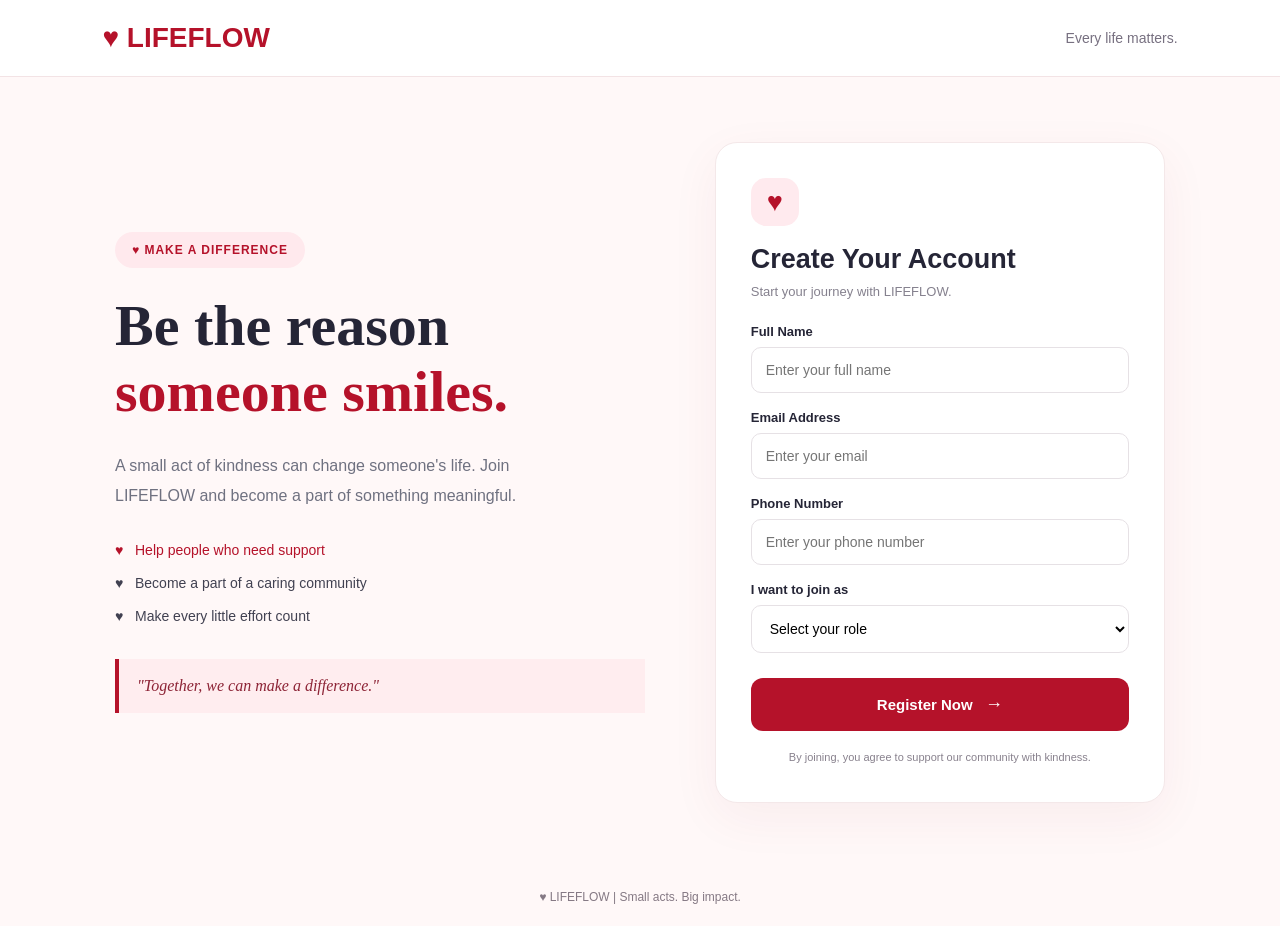
<file: index.html>
<!DOCTYPE html>
<html lang="en">
<head>
  <meta charset="UTF-8">
  <meta name="viewport" content="width=device-width, initial-scale=1.0">
  <title>LIFEFLOW | Join Us</title>
  <link rel="stylesheet" href="register.css">
  <script src="register.js" defer></script>
</head>
<body>

  <header class="navbar">
    <a href="index.html" class="logo">♥ LIFEFLOW</a>
    <span class="nav-text">Every life matters.</span>
  </header>

  <main class="container">

    <section class="welcome">
      <span class="tag">♥ MAKE A DIFFERENCE</span>

      <h1>Be the reason<br>
        <span>someone smiles.</span>
      </h1>

      <p>
        A small act of kindness can change someone's life.
        Join LIFEFLOW and become a part of something meaningful.
      </p>

      <div class="benefits">
        <p>♥ &nbsp; Help people who need support</p>
        <p>♥ &nbsp; Become a part of a caring community</p>
        <p>♥ &nbsp; Make every little effort count</p>
      </div>

      <div class="quote">
        "Together, we can make a difference."
      </div>
    </section>

    <section class="form-card">
      <div class="heart-icon">♥</div>

      <h2>Create Your Account</h2>
      <p class="subtitle">Start your journey with LIFEFLOW.</p>

      <form id="registerForm">

        <label for="name">Full Name</label>
        <input
          type="text"
          id="name"
          name="name"
          placeholder="Enter your full name"
          minlength="2"
          required
        >

        <label for="email">Email Address</label>
        <input
          type="email"
          id="email"
          name="email"
          placeholder="Enter your email"
          required
        >

        <label for="phone">Phone Number</label>
        <input
          type="tel"
          id="phone"
          name="phone"
          placeholder="Enter your phone number"
          pattern="[0-9+\s()-]{10,16}"
          required
        >

        <label for="role">I want to join as</label>
        <select id="role" name="role" required>
          <option value="">Select your role</option>
          <option value="Donor">Donor</option>
          <option value="Volunteer">Volunteer</option>
          <option value="Supporter">Supporter</option>
        </select>

        <button type="submit" id="submitBtn">
          Register Now <span>→</span>
        </button>

        <p id="message" role="status"></p>

      </form>

      <p class="terms">
        By joining, you agree to support our community with kindness.
      </p>
    </section>

  </main>

  <footer>
    <p>♥ LIFEFLOW | Small acts. Big impact.</p>
  </footer>

</body>
</html>
</file>
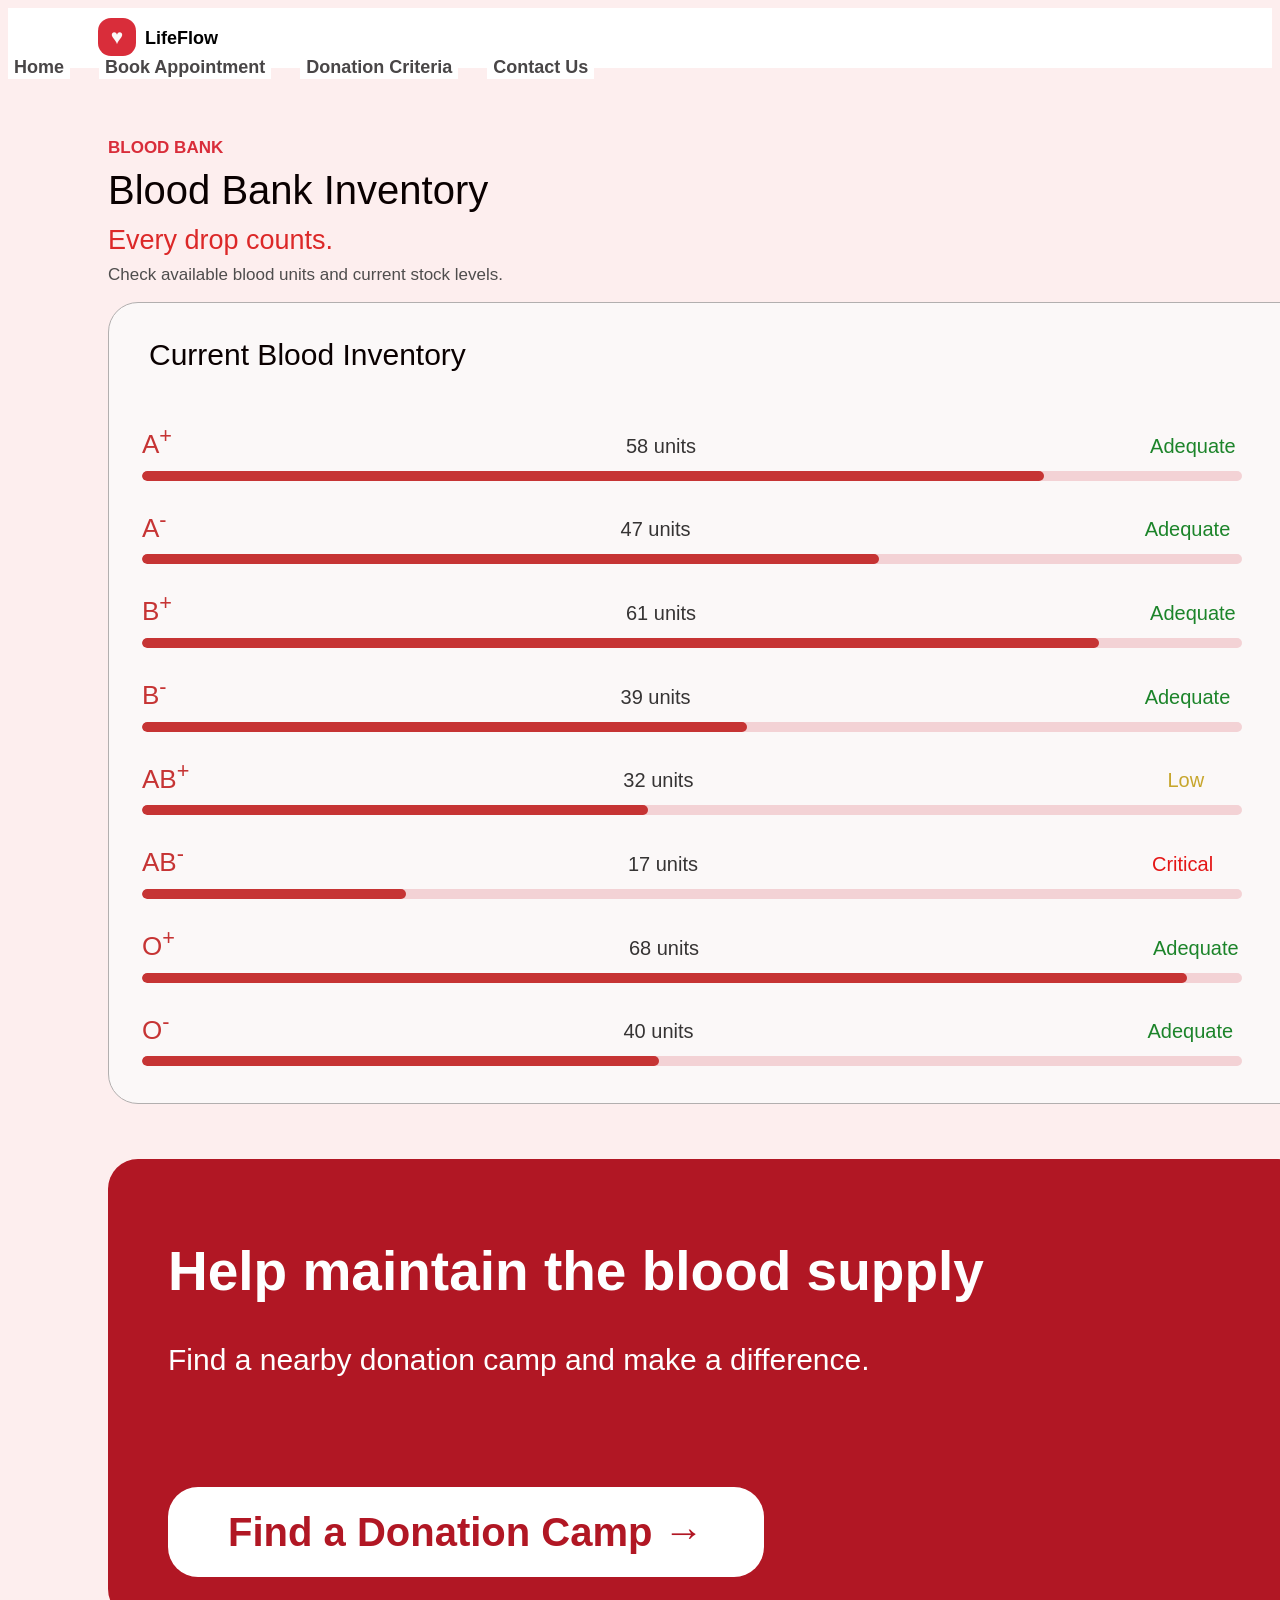
<file: blood reserves.html>
<!DOCTYPE html>
<html lang="en">
<head>
    
    <meta charset="UTF-8">
    <meta name="viewport" content="width=device-width, initial-scale=1.0">
    <link rel="stylesheet" href="blood self.css">
    <link rel="shortcut icon" href="Red Rounded Heart Icon.png" type="image/x-icon">
    <title>Blood bank</title>
</head>
<body class="body-2">
    <nav class="navbar">

        <div class="app-logo">
               <a href="index.html"><span class="app-logo-p1">♥</span></a>
               <span class="app-logo-p2">LifeFlow</span>
        </div>

        <div class="nav-buttons">
            <a href="index.html"><button class="home">Home</button></a>
            <a href="donation camp.html"><button class="appointment">Book Appointment</button></a>
            <button class="donation">Donation Criteria</button>
            <a href="contact.html"><button class="contact">Contact Us</button></a>
        </div>
     
    </nav>

    <p class="h1-"><b> BLOOD BANK</b></p>
    <p class="h1-sub"> Blood Bank Inventory</p>
    <p class="h1-sub-1">Every drop counts.</p>
    <p class="h1-sub-2">Check available blood units and current stock levels.</p>

    <div class="reserve-div-1">

        <p class="reserve-div-1-head">  Current Blood Inventory </p>

        <p class="aa-1">A<sup>+</sup></p>
        <p class="aa-2">58 units</p>
        <p class="aa-3">Adequate</p>
        <div class="bar1-out">
            <div class="bar1-in"></div>
        </div>

        <p class="aa-1">A<sup>-</sup></p>
        <p class="aa-2">47 units</p>
        <p class="aa-3">Adequate</p>
        <div class="bar1-out">
            <div class="bar1-in1"></div>
        </div>

        <p class="aa-1">B<sup>+</sup></p>
        <p class="aa-2">61 units</p>
        <p class="aa-3">Adequate</p>
        <div class="bar1-out">
            <div class="bar1-in2"></div>
        </div>

        <p class="aa-1">B<sup>-</sup></p>
        <p class="aa-2">39 units</p>
        <p class="aa-3">Adequate</p>
        <div class="bar1-out">
            <div class="bar1-in3"></div>
        </div>

        <p class="aa-1">AB<sup>+</sup></p>
        <p class="aa-2i">32 units</p>
        <p class="aa-3i"> Low</p>
        <div class="bar1-out">
            <div class="bar1-in4"></div>
        </div>

        <p class="aa-1">AB<sup>-</sup></p>
        <p class="aa-2ii">17 units</p>
        <p class="aa-3ii">Critical</p>
        <div class="bar1-out">
            <div class="bar1-in5"></div>
        </div>

        <p class="aa-1">O<sup>+</sup></p>
        <p class="aa-2">68 units</p>
        <p class="aa-3">Adequate</p>
        <div class="bar1-out">
            <div class="bar1-in6"></div>
        </div>

        <p class="aa-1">O<sup>-</sup></p>
        <p class="aa-2">40 units</p>
        <p class="aa-3">Adequate</p>
        <div class="bar1-out">
            <div class="bar1-in7"></div>
        </div>

    </div>

    <div class="reserve-div-2">
        <p class="reserve-div-2-1"><b> Help maintain the blood supply </b></p>
        <p class="reserve-div-2-2">Find a nearby donation camp and make a difference.</p>
        <a href="donation camp.html"><button class="reserve-div-2-3"><b>Find a Donation Camp →</b></button></a>
    </div>
    <script src="script.js"></script>

</body>
</html>
</file>
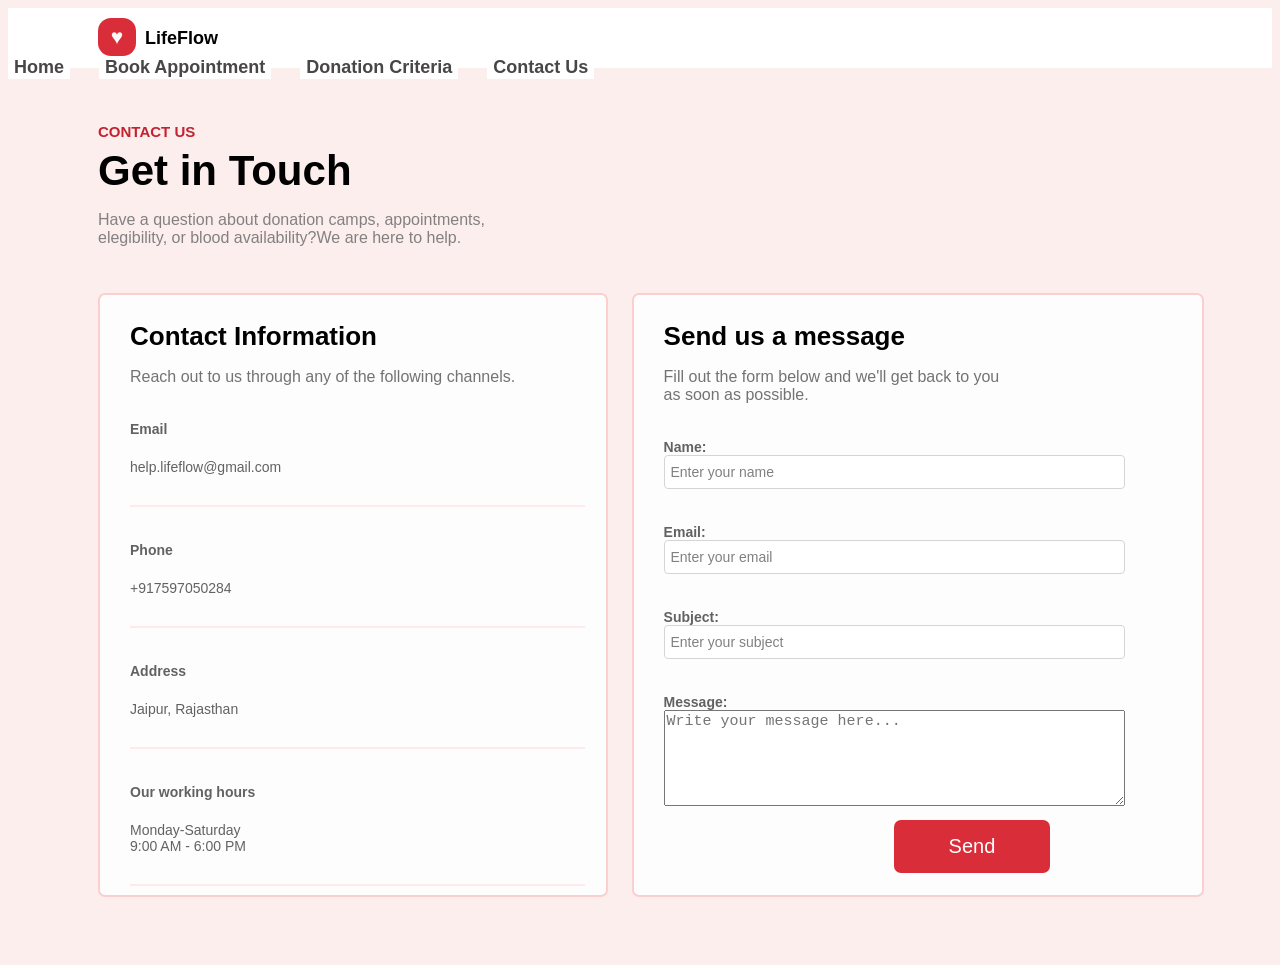
<file: contact.html>
<!DOCTYPE html>
<html lang="en">
<head>
    
    <meta charset="UTF-8">
    <meta name="viewport" content="width=device-width, initial-scale=1.0">
    <link rel="stylesheet" href="blood self.css">
    <link rel="shortcut icon" href="Red Rounded Heart Icon.png" type="image/x-icon">
    <title>Contact US</title>
</head>

<body class="body-2">
    
    <nav class="navbar">

        <div class="app-logo">
               <a href="index.html"><span class="app-logo-p1">♥</span></a>
               <span class="app-logo-p2">LifeFlow</span>
        </div>

        <div class="nav-buttons">
            <a href="index.html"><button class="home">Home</button></a>
            <a href="donation camp.html"><button class="appointment">Book Appointment</button></a>
            <a href="criteria.html"><button class="donation">Donation Criteria</button></a>
            <a href="contact.html"><button class="contact">Contact Us</button></a>
        </div>
            

     
    </nav>

    <p class="contact-head"><b>CONTACT US</b></p>
    <p class="contact-main">Get in Touch</p>
    <p class="contact-foot">Have a question about donation camps, appointments,<br>
         elegibility, or blood availability?We are here to help.</p>

    <div class="contact-1">

        <p class="contact-1-info"><b>Contact Information</b></p>
        <p class="contact-1-sub">Reach out to us through any of the following channels.</p>

        <div class="contact-1-email">
            <p class="c1-email"><b>Email</b></p>
            <p class="c1-email-sub">help.lifeflow@gmail.com</p>
        </div>

        <div class="contact-1-email">
            <p class="c1-email"><b>Phone</b></p>
            <p class="c1-email-sub">+917597050284</p>
        </div>

        <div class="contact-1-email">
            <p class="c1-email"><b>Address</b></p>
            <p class="c1-email-sub">Jaipur, Rajasthan</p>
        </div>

        <div class="contact-1-email">
            <p class="c1-email"><b>Our working hours</b></p>
            <p class="c1-email-sub">Monday-Saturday<br>9:00 AM - 6:00 PM</p>

        </div>

    </div>

        <div class="contact-2">

        <p class="contact-1-info"><b>Send us a message</b></p>
        <p class="contact-1-sub">Fill out the form below and we'll get back to you <br>as soon as possible.</p>

        <!-- this form tag will trigger your js code -->
        <form id="contactForm" onsubmit="validateContactForm(event)">
            <p class="c2-name"><b>Name:</b></p>
            <input type="text" id="contactName" class="input-1" placeholder=" Enter your name">

            <p class="c2-name"><b>Email:</b></p>
            <input type="email" id="contactEmail" class="input-1" placeholder=" Enter your email">

            <p class="c2-name"><b>Subject:</b></p>
            <input type="text" id="contactSubject" class="input-1" placeholder=" Enter your subject">

            <p class="c2-name"><b>Message:</b></p>
            <textarea id="contactMessage" class="textarea-1" placeholder="Write your message here..."></textarea>

            
            <button type="submit" class="send">Send</button>
            
            
            <p id="formStatusMessage" style="margin-top: 15px; font-weight: bold; font-family: sans-serif;"></p>
        </form>

    </div>

    <script src="script.js"></script>

</body>
</html>
</file>
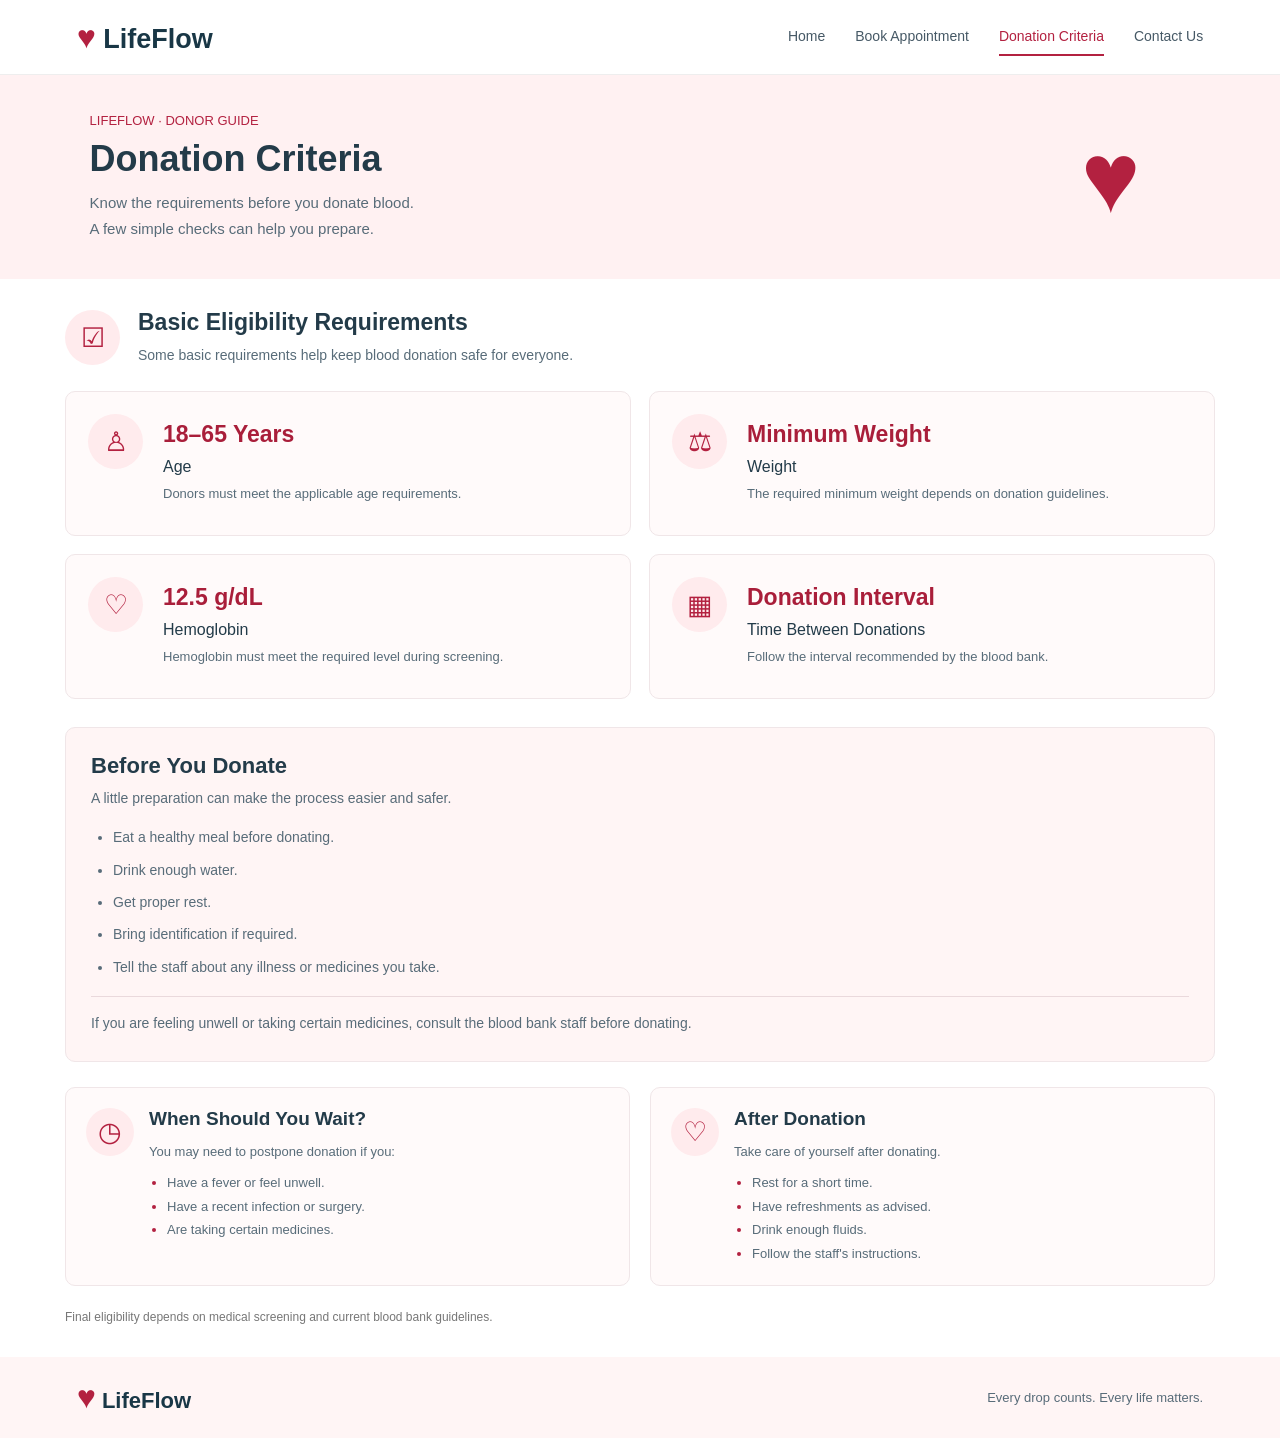
<file: criteria.html>
<!DOCTYPE html>
<html lang="en">
<head>
    <meta charset="UTF-8">
    <meta name="viewport" content="width=device-width, initial-scale=1.0">
    <title>Donation Criteria - LifeFlow</title>
    <link rel="stylesheet" href="criteria.css">
</head>
<body>

    <header>
        <div class="logo">
            <span>♥</span> LifeFlow
        </div>

        <nav>
            <a href="home.html">Home</a>
            <a href="donation camp.html">Book Appointment</a>
            <a href="criteria.html" class="active">Donation Criteria</a>
            <a href="contact.html">Contact Us</a>
        </nav>
    </header>

    <section class="banner">
        <div>
            <p class="small-title">LIFEFLOW · DONOR GUIDE</p>
            <h1>Donation Criteria</h1>
            <p>Know the requirements before you donate blood.<br>
            A few simple checks can help you prepare.</p>
        </div>
        <div class="blood">♥</div>
    </section>

    <main>
        <section class="heading">
            <div class="heading-icon">☑</div>
            <div>
                <h2>Basic Eligibility Requirements</h2>
                <p>Some basic requirements help keep blood donation safe for everyone.</p>
            </div>
        </section>

        <section class="criteria">
            <div class="card">
                <div class="icon">♙</div>
                <div>
                    <h3>18–65 Years</h3>
                    <h4>Age</h4>
                    <p>Donors must meet the applicable age requirements.</p>
                </div>
            </div>

            <div class="card">
                <div class="icon">⚖</div>
                <div>
                    <h3>Minimum Weight</h3>
                    <h4>Weight</h4>
                    <p>The required minimum weight depends on donation guidelines.</p>
                </div>
            </div>

            <div class="card">
                <div class="icon">♡</div>
                <div>
                    <h3>12.5 g/dL</h3>
                    <h4>Hemoglobin</h4>
                    <p>Hemoglobin must meet the required level during screening.</p>
                </div>
            </div>

            <div class="card">
                <div class="icon">▦</div>
                <div>
                    <h3>Donation Interval</h3>
                    <h4>Time Between Donations</h4>
                    <p>Follow the interval recommended by the blood bank.</p>
                </div>
            </div>
        </section>

        <section class="before">
            <h2>Before You Donate</h2>
            <p>A little preparation can make the process easier and safer.</p>

            <ul>
                <li>Eat a healthy meal before donating.</li>
                <li>Drink enough water.</li>
                <li>Get proper rest.</li>
                <li>Bring identification if required.</li>
                <li>Tell the staff about any illness or medicines you take.</li>
            </ul>

            <p class="note">
                If you are feeling unwell or taking certain medicines,
                consult the blood bank staff before donating.
            </p>
        </section>

        <section class="bottom">
            <div class="info-card">
                <div class="icon">◷</div>
                <div>
                    <h2>When Should You Wait?</h2>
                    <p>You may need to postpone donation if you:</p>
                    <ul>
                        <li>Have a fever or feel unwell.</li>
                        <li>Have a recent infection or surgery.</li>
                        <li>Are taking certain medicines.</li>
                    </ul>
                </div>
            </div>

            <div class="info-card">
                <div class="icon">♡</div>
                <div>
                    <h2>After Donation</h2>
                    <p>Take care of yourself after donating.</p>
                    <ul>
                        <li>Rest for a short time.</li>
                        <li>Have refreshments as advised.</li>
                        <li>Drink enough fluids.</li>
                        <li>Follow the staff's instructions.</li>
                    </ul>
                </div>
            </div>
        </section>

        <p class="disclaimer">
            Final eligibility depends on medical screening and current blood bank guidelines.
        </p>
    </main>

    <footer>
        <div class="logo"><span>♥</span> LifeFlow</div>
        <p>Every drop counts. Every life matters.</p>
    </footer>

</body>
</html>
</file>
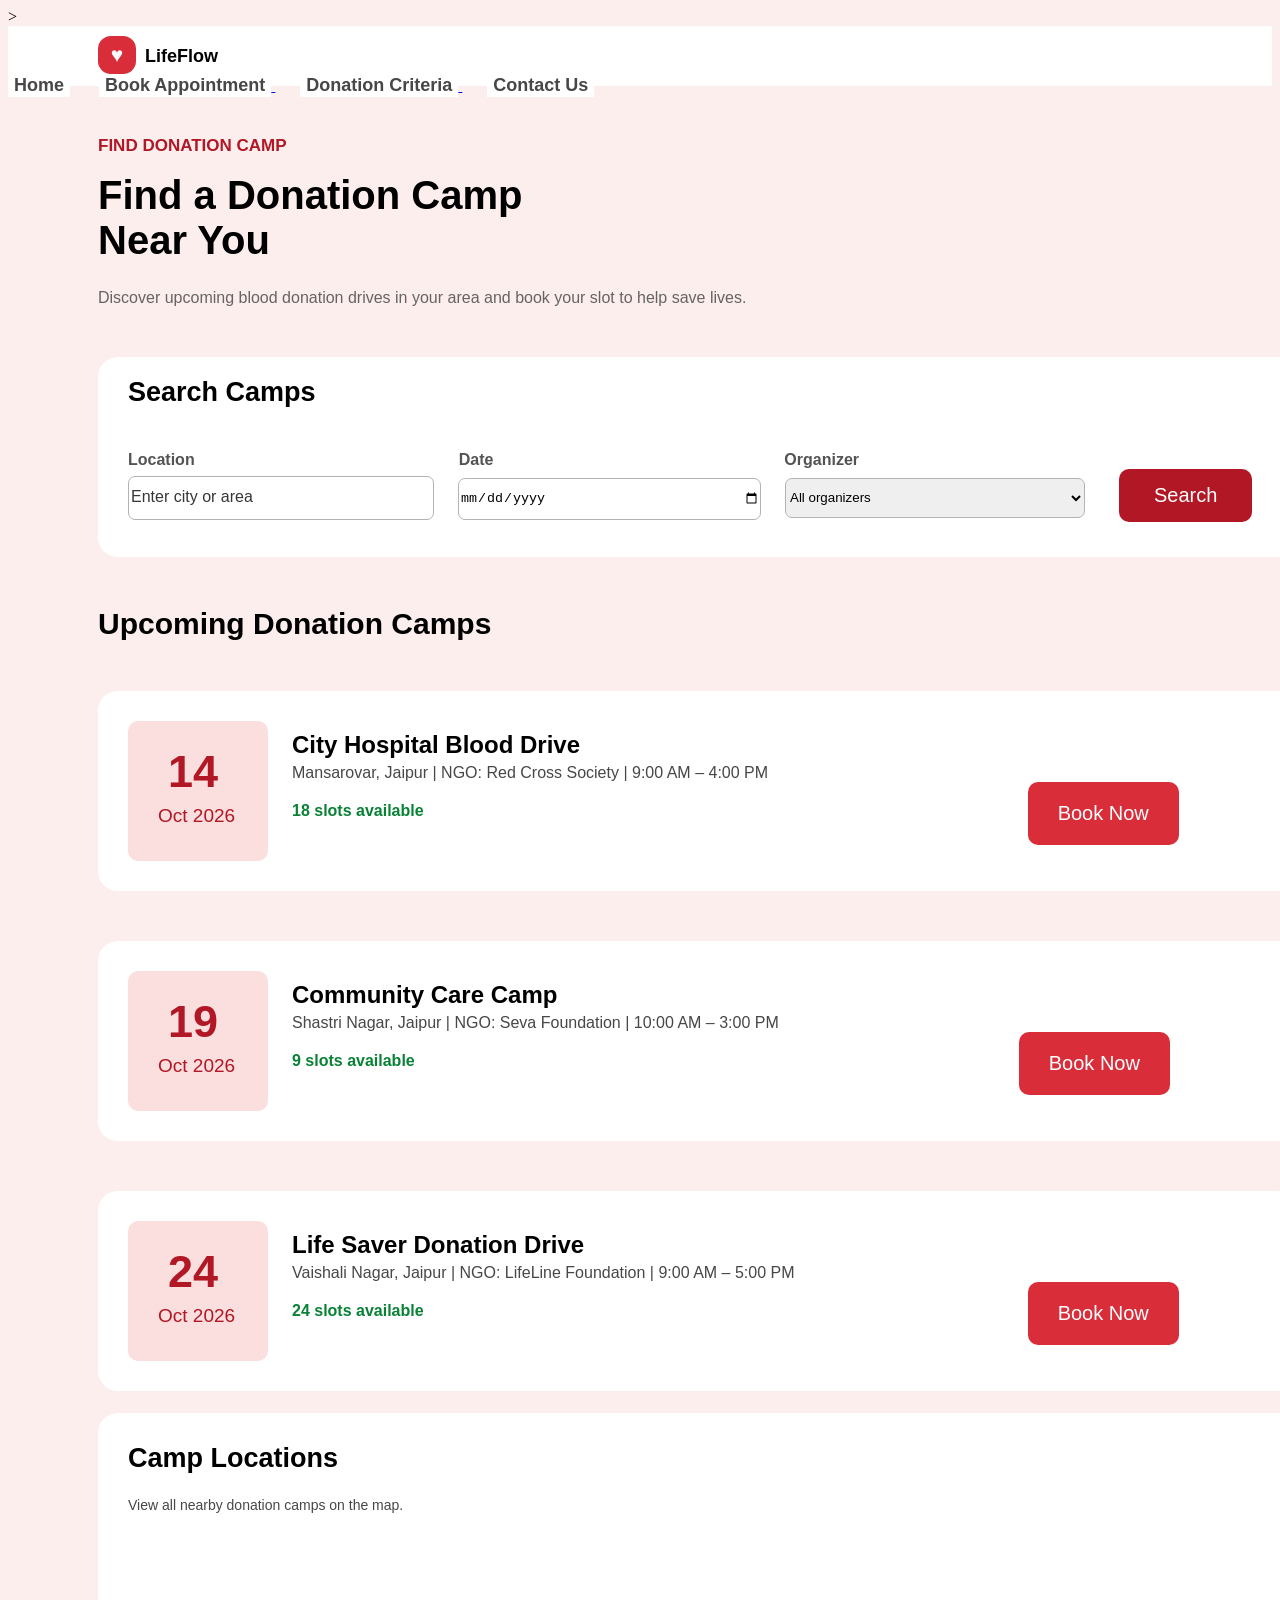
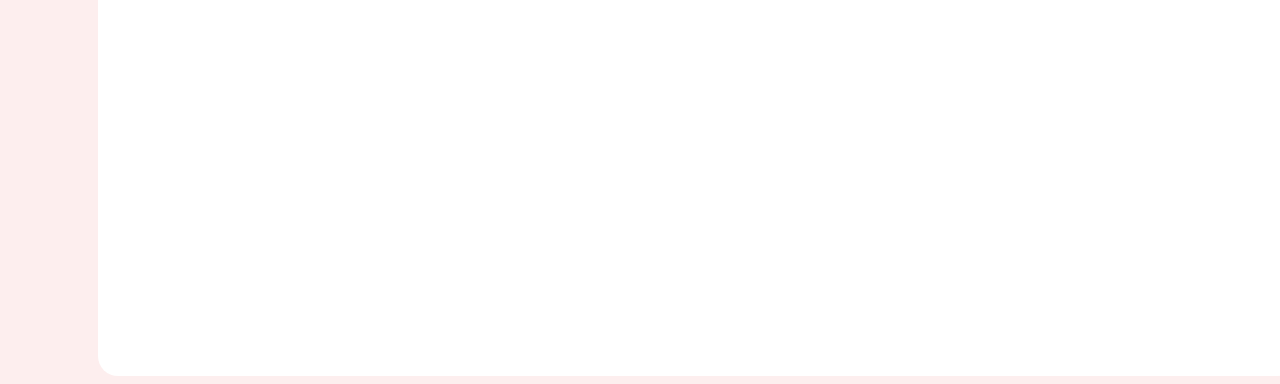
<file: donation camp.html>
<!DOCTYPE html>
<html lang="en">
<head>
    >
    <meta charset="UTF-8">
    <meta name="viewport" content="width=device-width, initial-scale=1.0">
    <link rel="stylesheet" href="blood self.css">
    <link rel="shortcut icon" href="Red Rounded Heart Icon.png" type="image/x-icon">
    <title>Donation Camps</title>
</head>
<body class="body-3">
    <nav class="navbar">

        <div class="app-logo">
               <a href="index.html"><span class="app-logo-p1">♥</span></a>
               <span class="app-logo-p2">LifeFlow</span>
        </div>

        
          <div class="nav-buttons">
               <a href="index.html"><button class="home">Home</button></a>
           
               <a href="donation camp.html">
                   <button class="appointment">Book Appointment</button>
               </a>
           
               <a href="criteria.html">
                   <button class="donation">Donation Criteria</button>
               </a>
           
               <a href="contact.html">
                   <button class="contact">Contact Us</button>
               </a>
        </div>

     
    </nav>

    <p class="camp-head1">FIND DONATION CAMP</p>
    <p class="camp-head2">Find a Donation Camp <br>Near You</p>
    <p class="camp-head3">Discover upcoming blood donation drives in your area and book your slot to help save lives.</p>

    <div class="search-div">
        <p class="search-head"><b>Search Camps</b></p>
        <p class="search-l"><b>Location</b></p>
        <p class="search-d"><b>Date</b></p>
        <p class="search-o"><b>Organizer</b></p>

        
        <input type="text" id="location" placeholder="Enter city or area" class="search-1">
        
        <input type="date" id="date" class="search-2">
        
        <select id="organizer" class="search-2">
            <option value="All organizers">All organizers</option>
            <option value="Red Cross Society">Red Cross Society</option>
            <option value="Seva Foundation">Seva Foundation</option>
            <option value="LifeLine Foundation">LifeLine Foundation</option>
        </select>
        
        <button class="search-comp" onclick="searchCamps()">Search</button>


    </div>

    <p class="donation-head"><b>Upcoming Donation Camps</b></p>
    
    <div class="camp-a">
        <div class="camp-a-div">
            <p class="camp-a-div-div"><b>14</b></p>
                <p class="camp-a-div-span">Oct 2026</p>
        </div>

        <div class="camp-a-div2">
        <p class="camp-a-head">City Hospital Blood Drive</p>
        <p class="camp-a-main">Mansarovar, Jaipur | NGO: Red Cross Society | 9:00 AM – 4:00 PM</p>
        <p class="camp-a-foot">18 slots available</p>
        <a href="reservation.html"><button class="camp-a-button">Book Now</button></a>
        
        </div>

    </div>

    <div class="camp-b">
        <div class="camp-a-div">
            <p class="camp-a-div-div"><b>19</b></p>
                <p class="camp-a-div-span">Oct 2026</span></p>
        </div>

        <div class="camp-a-div2">
        <p class="camp-a-head">Community Care Camp</p>
        <p class="camp-a-main">Shastri Nagar, Jaipur | NGO: Seva Foundation | 10:00 AM – 3:00 PM</p>
        <p class="camp-a-foot">9 slots available</p>
        <a href="reservation.html"><button class="camp-a-button">Book Now</button></a>
        </div>

    </div>

    <div class="camp-c">
        <div class="camp-a-div">
            <p class="camp-a-div-div"><b>24</b></p>
                <p class="camp-a-div-span">Oct 2026</span></p>
        </div>

        <div class="camp-a-div2">
        <p class="camp-a-head">Life Saver Donation Drive</p>
        <p class="camp-a-main">Vaishali Nagar, Jaipur | NGO: LifeLine Foundation | 9:00 AM – 5:00 PM</p>
        <p class="camp-a-foot">24 slots available</p>
        <a href="reservation.html"><button class="camp-a-button">Book Now</button></a>
        
        </div>

    </div>

    <section class="map-section">

    <div class="map-div">
        
    <h2 class="map-head">Camp Locations</h2>
    <p class="map-main">View all nearby donation camps on the map.</p>
    <iframe src="https://www.google.com/maps?q=Jaipur,Rajasthan&output=embed"></iframe>

    </div>

</section>
<script src="script.js"></script>

</body>
</html>
</file>
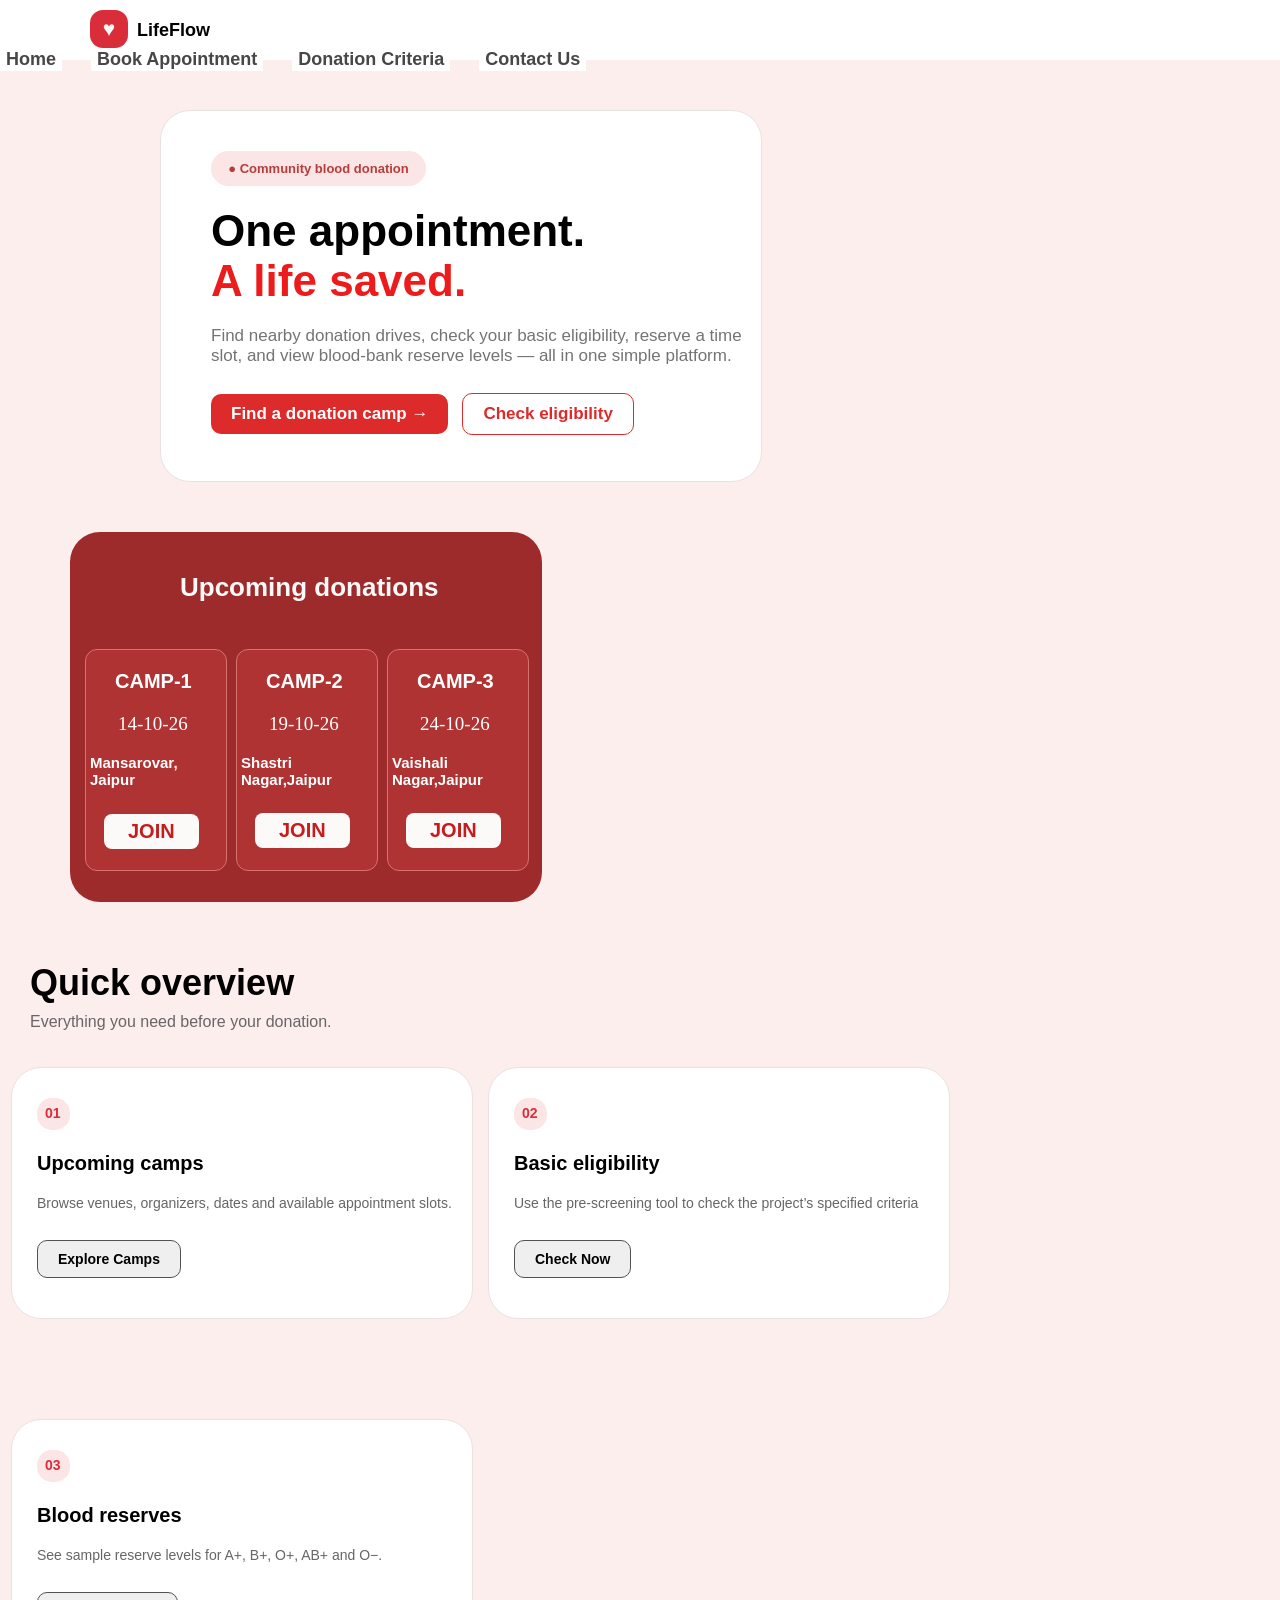
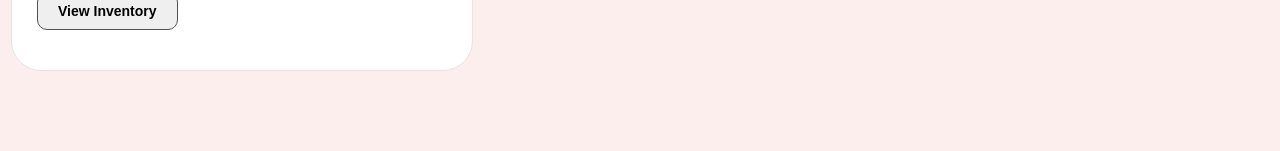
<file: home.html>
<!DOCTYPE html>
<html lang="en">
<head>
    
    <meta charset="UTF-8">
    <meta name="viewport" content="width=device-width, initial-scale=1.0">
    <title>LifeFlow - Save life</title>
    <link rel="shortcut icon" href="Red Rounded Heart Icon.png" type="image/x-icon">
    <link rel="stylesheet" href="blood self.css">
</head>
<body class="body">

    <nav class="navbar">

        <div class="app-logo">
               <a href="index.html"><span class="app-logo-p1">♥</span></a>
               <span class="app-logo-p2">LifeFlow</span>
        </div>

        
<div class="nav-buttons">
    <a href="index.html"><button class="home">Home</button></a>
    <a href="donation camp.html"><button class="appointment">Book Appointment</button></a>
    <a href="criteria.html"><button class="donation">Donation Criteria</button></a>
    <a href="contact.html"><button class="contact">Contact Us</button></a>
</div>

     
    </nav>

                <div class="content-div-1">
            <p class="content-1t1"><b>● Community blood donation</b></p>
            <p class="content-1t2"><b>One appointment.<br><span class="content-1t2-sub">A life saved.</span></b></p>
            <p class="content-1t3">Find nearby donation drives, check your basic eligibility,
                 reserve a time slot, and view blood-bank reserve levels — all in one simple platform.</p>
            
            <a href="donation camp.html"><button class="content-1t4"><b>Find a donation camp →</b></button></a>
            <!-- Click triggers the popup card -->
            <button class="content-1t5" onclick="toggleEligibilityCard()"><b>Check eligibility</b></button>

            <!-- Popup Eligibility Card (Hidden by default) -->
            <div id="eligibilityModal" class="eligibility-modal">
                <div class="eligibility-card">
                    <span class="close-btn" onclick="toggleEligibilityCard()">&times;</span>
                    <h4 class="card-title">Check Your Eligibility</h4>
                    <div class="input-group">
                        <input type="number" id="userAge" placeholder="Age (Years)">
                        <input type="number" id="userWeight" placeholder="Weight (kg)">
                    </div>
                    <button class="check-submit-btn" onclick="checkEligibility()"><b>Verify</b></button>
                    <p id="resultMessage"></p>
                </div>
            </div>
        </div>



        <div class="content-div-2">

            <div>
                <p class="content-2t1"><b>Upcoming donations </b></p>
            </div>

            <div>

                <div class="content-2-camp-1">
                    <p class="content-1t2-1"><b>CAMP-1</b></p>
                    <p class="content-1t2-2">14-10-26</p>
                    <p class="content-1t2-3"><b>Mansarovar,<br>Jaipur</b></p>
                    <a href="donation camp.html"><button class="content-1t2-4"><b>JOIN</b></button></a>
                </div>

                <div class="content-2-camp-2">
                    <p class="content-2t2-1"><b>CAMP-2</b></p>
                    <p class="content-2t2-2">19-10-26</p>
                    <p class="content-2t2-3"><b>Shastri Nagar,Jaipur</b></p>
                    <a href="donation camp.html"><button class="content-2t2-4"><b>JOIN</b></button></a>
                </div>

                <div class="content-2-camp-3">
                    <p class="content-2t2-1"><b>CAMP-3</b></p>
                    <p class="content-2t2-2">24-10-26</p>
                    <p class="content-2t2-3"><b>Vaishali Nagar,Jaipur</b></p>
                    <a href="donation camp.html"><button class="content-2t2-4"><b>JOIN</b></button></a>
                    
                </div>

            </div>

        </div>
            <p class="overview"><b>Quick overview</b></p>
            <p class="overview-sub">Everything you need before your donation.</p>

        <div>

            <div class="overview-div-1">
                <p class="view-1-1"><b>01</b></p>
                <p class="view-1-2">Upcoming camps</p>
                <p class="view-1-3">Browse venues, organizers, dates and available appointment slots.</p>
                <a href="donation camp.html"><button class="view-1-4"><b>Explore Camps</b></button></a>
            </div>

            <div class="overview-div-1">
                <p class="view-1-1"><b>02</b></p>
                <p class="view-1-2">Basic eligibility</p>
                <p class="view-1-3">Use the pre-screening tool to check the project’s specified criteria</p>
                <button class="view-2-4" onclick="toggleEligibilityCard()"><b>Check Now</b></button>
            </div>

            <div class="overview-div-1">
                <p class="view-1-1"><b>03</b></p>
                <p class="view-1-2">Blood reserves</p>
                <p class="view-1-3">See sample reserve levels for A+, B+, O+, AB+ and O−.</p>
                <a href="blood reserves.html"><button class="view-3-4"><b>View Inventory</b></button></a>
            </div>

        </div>
        <script src="script.js"></script>

</body>
</html>
</file>
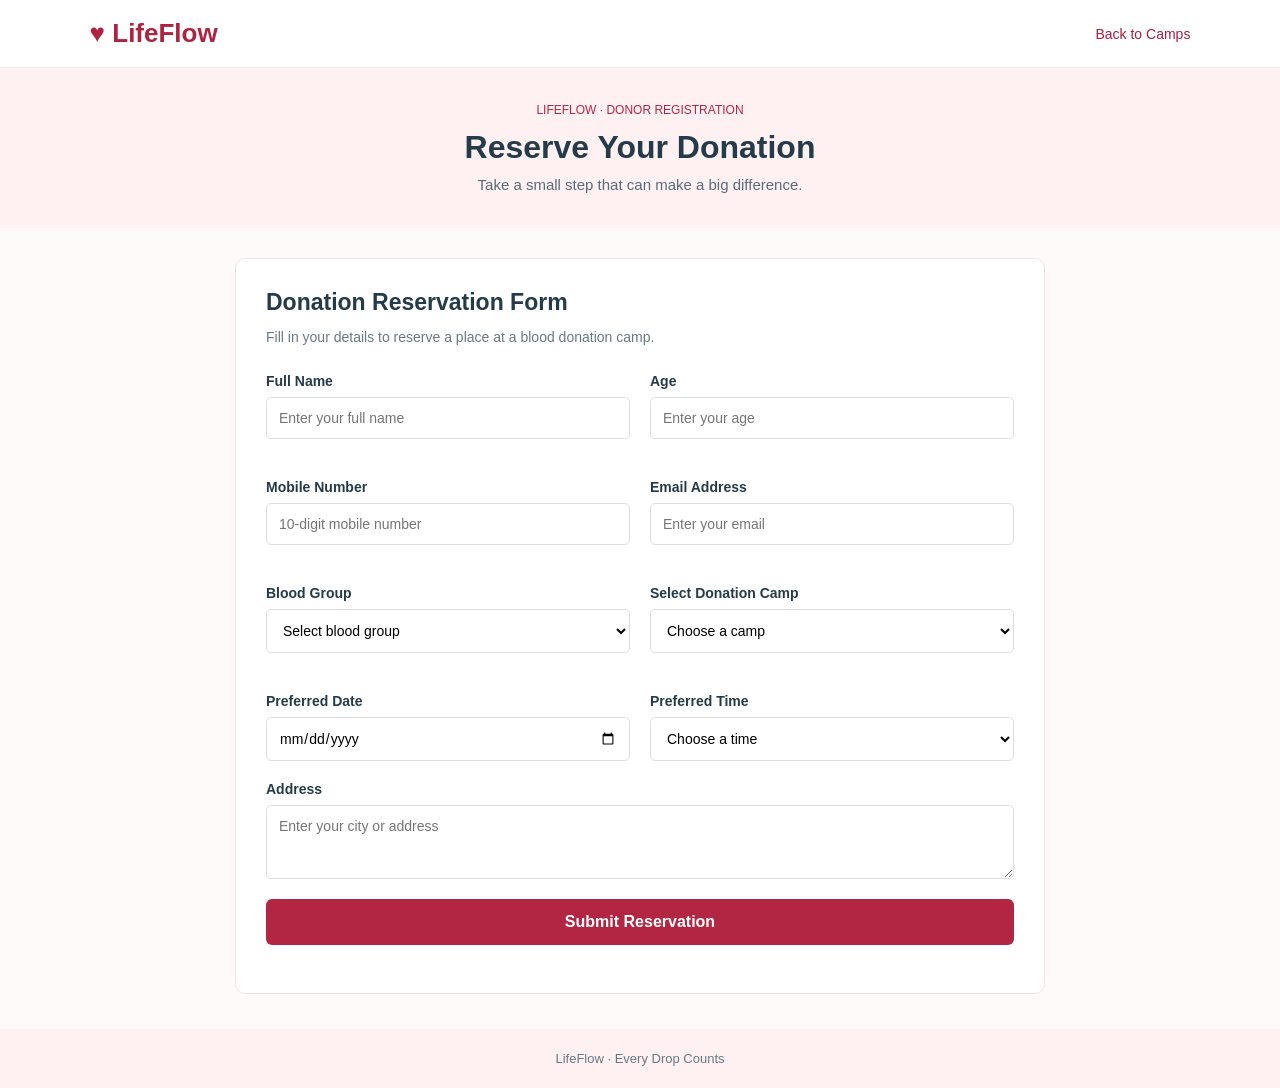
<file: reservation.html>
<!DOCTYPE html>
<html lang="en">
<head>
    <meta charset="UTF-8">
    <meta name="viewport" content="width=device-width, initial-scale=1.0">
    <title>Donation Reservation | LifeFlow</title>
    <link rel="stylesheet" href="reservation.css">
</head>
<body>

    <header>
        <a href="home.html" class="logo">♥ LifeFlow</a>
        <a href="donation camp.html" class="back">Back to Camps</a>
    </header>

    <section class="page-title">
        <p>LIFEFLOW · DONOR REGISTRATION</p>
        <h1>Reserve Your Donation</h1>
        <p>Take a small step that can make a big difference.</p>
    </section>

    <main>
        <form id="reservationForm">
            <h2>Donation Reservation Form</h2>
            <p class="intro">Fill in your details to reserve a place at a blood donation camp.</p>

            <div class="form-grid">
                <div class="field">
                    <label for="fullName">Full Name</label>
                    <input type="text" id="fullName" placeholder="Enter your full name" required>
                </div>

                <div class="field">
                    <label for="age">Age</label>
                    <input type="number" id="age" placeholder="Enter your age" min="18" max="65" required>
                </div>

                <div class="field">
                    <label for="phone">Mobile Number</label>
                    <input type="tel" id="phone" placeholder="10-digit mobile number" pattern="[6-9][0-9]{9}" maxlength="10" required>
                </div>

                <div class="field">
                    <label for="email">Email Address</label>
                    <input type="email" id="email" placeholder="Enter your email" required>
                </div>

                <div class="field">
                    <label for="bloodGroup">Blood Group</label>
                    <select id="bloodGroup" required>
                        <option value="">Select blood group</option>
                        <option>A+</option>
                        <option>A-</option>
                        <option>B+</option>
                        <option>B-</option>
                        <option>AB+</option>
                        <option>AB-</option>
                        <option>O+</option>
                        <option>O-</option>
                        <option>Not sure</option>
                    </select>
                </div>

                <div class="field">
                    <label for="camp">Select Donation Camp</label>
                    <select id="camp" required>
                        <option value="">Choose a camp</option>
                        <option>LifeFlow Community Camp</option>
                        <option>City Blood Donation Camp</option>
                        <option>College Donation Camp</option>
                    </select>
                </div>

                <div class="field">
                    <label for="date">Preferred Date</label>
                    <input type="date" id="date" required>
                </div>

                <div class="field">
                    <label for="time">Preferred Time</label>
                    <select id="time" required>
                        <option value="">Choose a time</option>
                        <option>9:00 AM - 11:00 AM</option>
                        <option>11:00 AM - 1:00 PM</option>
                        <option>2:00 PM - 4:00 PM</option>
                    </select>
                </div>
            </div>

            <div class="field">
                <label for="address">Address</label>
                <textarea id="address" rows="3" placeholder="Enter your city or address" required></textarea>
            </div>

            

            <button type="submit" class="submit-btn">Submit Reservation</button>

            <p id="message"></p>
        </form>
    </main>

    <footer>
        <p>LifeFlow · Every Drop Counts</p>
    </footer>

    <script src="reservation.js"></script>
</body>
</html>
</file>
<file: register.css>
* {
  margin: 0;
  padding: 0;
  box-sizing: border-box;
}

body {
  font-family: Arial, sans-serif;
  color: #252536;
  background: #fff8f8;
  min-height: 100vh;
}

.navbar {
  display: flex;
  justify-content: space-between;
  align-items: center;
  padding: 22px 8%;
  background: white;
  border-bottom: 1px solid #f3e3e5;
}

.logo {
  color: #b5122a;
  font-size: 28px;
  font-weight: 800;
  text-decoration: none;
}

.nav-text {
  color: #777080;
  font-size: 14px;
}

.container {
  max-width: 1100px;
  margin: auto;
  padding: 65px 25px;
  display: grid;
  grid-template-columns: 1fr 0.85fr;
  align-items: center;
  gap: 70px;
}

.tag {
  display: inline-block;
  background: #ffe9ed;
  color: #b5122a;
  padding: 11px 17px;
  border-radius: 30px;
  font-size: 12px;
  font-weight: bold;
  letter-spacing: 1px;
}

.welcome h1 {
  font-family: Georgia, serif;
  font-size: clamp(38px, 5vw, 58px);
  line-height: 1.15;
  margin: 25px 0;
}

.welcome h1 span {
  color: #b5122a;
}

.welcome > p {
  color: #6f7180;
  line-height: 1.9;
  max-width: 450px;
}

.benefits {
  margin-top: 30px;
}

.benefits p {
  margin: 17px 0;
  color: #414151;
  font-size: 14px;
}

.benefits p:first-child {
  color: #b5122a;
}

.quote {
  margin-top: 35px;
  padding: 18px;
  border-left: 4px solid #b5122a;
  background: #ffedef;
  color: #8d2436;
  font-family: Georgia, serif;
  font-style: italic;
}

.form-card {
  background: white;
  padding: 35px;
  border-radius: 22px;
  box-shadow: 0 15px 50px #8d26300e;
  border: 1px solid #f4e8e9;
}

.heart-icon {
  width: 48px;
  height: 48px;
  border-radius: 15px;
  background: #ffeaee;
  color: #b5122a;
  display: grid;
  place-items: center;
  font-size: 27px;
  margin-bottom: 18px;
}

.form-card h2 {
  font-size: 27px;
  margin-bottom: 9px;
}

.subtitle {
  color: #85818e;
  font-size: 13px;
  margin-bottom: 25px;
}

form label {
  display: block;
  font-size: 13px;
  font-weight: bold;
  margin: 17px 0 8px;
}

form input,
form select {
  width: 100%;
  padding: 14px;
  border: 1px solid #e6e1e5;
  border-radius: 10px;
  font-size: 14px;
  background: white;
  outline: none;
}

form input:focus,
form select:focus {
  border-color: #b5122a;
  box-shadow: 0 0 0 3px #b5122a12;
}

form button {
  width: 100%;
  margin-top: 25px;
  padding: 16px;
  border: none;
  border-radius: 12px;
  background: #b5122a;
  color: white;
  font-weight: bold;
  font-size: 15px;
  cursor: pointer;
  transition: 0.2s;
}

form button:hover {
  background: #8e0b20;
  transform: translateY(-2px);
}

form button span {
  margin-left: 8px;
  font-size: 18px;
}

#message {
  font-size: 13px;
  margin-top: 12px;
  line-height: 1.6;
}

.terms {
  margin-top: 18px;
  text-align: center;
  color: #88818d;
  font-size: 11px;
  line-height: 1.6;
}

footer {
  text-align: center;
  padding: 22px;
  color: #857984;
  font-size: 12px;
}

@media (max-width: 800px) {
  .container {
    grid-template-columns: 1fr;
    gap: 35px;
    padding: 40px 20px;
  }

  .welcome h1 {
    font-size: 43px;
  }

  .form-card {
    padding: 25px;
  }
}

@media (max-width: 450px) {
  .navbar {
    padding: 18px;
  }

  .logo {
    font-size: 23px;
  }

  .nav-text {
    font-size: 11px;
  }

  .welcome h1 {
    font-size: 36px;
  }
}
</file>
<file: blood self.css>
.body {
    background-color: rgb(253, 238, 238);
    margin: 0px;
    padding: 0px;
}

.navbar {
    background-color: rgb(255, 255, 255);
    height: 60px;
}

.app-logo {
    display: inline-block;
    margin-left: 90px;
    margin-top: 10px;
}

.app-logo-p1 {
    width:38px;
    height:38px;
    border-radius:13px;
    background-color:#d92d3a;
    color:#fbf8f8;
    display:inline-grid;
    place-items:center;
    font-size:21px;
}

.app-logo-p2 {
    font-family: Arial, sans-serif;
    font-weight: 900;
    font-size: 18px;
    display: inline-block;
    margin-left: 5px;
    margin-right: 480px;
}

.nav-buttons {
    display: inline-block;
}

.home {
    color:#494647;
    font-family: Arial, sans-serif;
    font-size: 18px;
    background-color: rgb(255, 255, 255);
    border: 0px;
    cursor: pointer;
    font-weight: 600;
    transition: 0.3s;
}
.home:hover {
    color: rgb(206, 55, 55);
    background-color: #f3d2d5;
    border-radius: 5px;
    padding: 5px;
}
.home:active {
    opacity: 0.4;
}

.appointment {
    color:#494647;
    font-family: Arial, sans-serif;
    font-size: 18px;
    background-color: rgb(255, 255, 255);
    border: 0px;
    cursor: pointer;
    font-weight: 600;
    transition: 0.3s;
    margin-left: 25px;
}
.appointment:hover {
    color: rgb(206, 55, 55);
    background-color: #f3d2d5;
    border-radius: 5px;
    padding: 5px;
}
.appointment:active {
    opacity: 0.4;
}

.donation {
    color:#494647;
    font-family: Arial, sans-serif;
    font-size: 18px;
    background-color: rgb(255, 255, 255);
    border: 0px;
    cursor: pointer;
    font-weight: 600;
    transition: 0.3s;
    margin-left: 25px;
}
.donation:hover {
    color: rgb(206, 55, 55);
    background-color: #f3d2d5;
    border-radius: 5px;
    padding: 5px;
}
.donation:active {
    opacity: 0.4;
}

.contact {
    color:#494647;
    font-family: Arial, sans-serif;
    font-size: 18px;
    background-color: rgb(255, 255, 255);
    border: 0px;
    cursor: pointer;
    font-weight: 600;
    transition: 0.3s;
    margin-left: 25px;
}
.contact:hover {
    color: rgb(206, 55, 55);
    background-color: #f3d2d5;
    border-radius: 5px;
    padding: 5px;
}
.contact:active {
    opacity: 0.4;
}

.content-div-1 {
    background-color: rgb(255, 255, 255);
    height: 370px;
    width: 600px;
    margin-left: 160px;
    border-radius: 30px;
    display: inline-block;
    border: 1px solid rgb(233, 226, 226);
    vertical-align: top;
    margin-top: 50px;
}

.content-div-2 {
    background-color: rgb(158, 43, 43);
    height: 370px;
    width: 472px;
    margin-top: 50px;
    margin-left: 70px;
    border-radius: 30px;
    display: inline-block;
}

.content-1t1 {
    display: grid;
    margin-left: 50px;
    margin-top: 40px;
    color: rgb(182, 61, 61);
    background-color: rgb(251, 229, 229);
    height: 35px;
    width: 215px;
    place-items: center;
    border-radius: 20px;
    font-family: Arial, sans-serif;
    font-size: 13px;
}

.content-1t2 {
    font-family: sans-serif;
    font-size: 44px;
    margin-left: 50px;
    margin-top: 20px;
    margin-bottom: 20px;
}

.content-1t2-sub {
    color: rgb(237, 27, 27);
}

.content-1t3 {
    font-family: Arial, sans-serif;
    font-size: 17px;
    margin-left: 50px;
    margin-top: 10px;
    color: rgb(117, 116, 116);
}

.content-1t4 {
    font-size: 17px;
    margin-left: 50px;
    margin-top: 10px;
    color: rgb(255, 255, 255);
    display: inline-block;
    background-color: rgb(221, 43, 43);
    border-radius: 10px;
    padding-top: 10px;
    padding-bottom: 10px;
    padding-left: 20px;
    padding-right: 20px;
    border: 0px;
    transition: 0.3s;
    cursor: pointer;
}
.content-1t4:hover {
    opacity: 0.7;
}
.content-1t4:active {
    opacity: 0.5;
}

.content-1t5 {
    font-size: 17px;
    margin-left: 10px;
    margin-top: 10px;
    color: rgb(221, 43, 43);
    display: inline-block;
    background-color: rgb(255, 255, 255);
    border-radius: 10px;
    padding-top: 10px;
    padding-bottom: 10px;
    padding-left: 20px;
    padding-right: 20px;
    border: 1px solid rgb(221, 43, 43);
    transition: 0.3s;
    cursor: pointer;
}
.content-1t5:hover {
    opacity: 0.6;
}
.content-1t5:active {
    opacity: 0.3;
}

.content-2t1 {
    font-family: Arial, Helvetica, sans-serif;
    margin-left: 110px;
    margin-top: 40px;
    font-size: 26px;
    color: #fbf8f8;
}

.content-2-camp-1 {
    background-color: rgb(175, 51, 51);
    display: inline-block;
    border: 1px solid rgb(218, 113, 113);
    border-radius: 12px;
    margin-left: 15px;
    margin-top: 20px;
    height: 220px;
    width: 140px;
}

.content-1t2-1 {
    font-family: Arial, Helvetica, sans-serif;
    font-size: 20px;
    margin-left: 29px;
    color: rgb(255, 255, 255);
}

.content-1t2-2 {
    font-size: 19px;
    color: rgb(255, 255, 255);
    margin-left: 32px;

}

.content-1t2-3 {
    font-family: Arial, Helvetica, sans-serif;
    font-size: 15px;
    color: rgb(255, 255, 255);
    margin-left: 4px;
}


.content-1t2-4 {
    font-family: Arial, Helvetica, sans-serif;
    font-size: 20px;
    color: rgb(198, 28, 28);
    background-color: rgb(252, 249, 249);
    border-radius: 8px;
    border: 0px;
    margin-left: 18px;
    margin-top: 11px;
    margin-bottom: 20px;
    padding-right: 24px;
    padding-left: 24px;
    padding-top: 6px;
    padding-bottom: 6px;
    transition: 0.3s;
    cursor: pointer;
}
.content-1t2-4:hover {
    opacity: 0.7;
}
.content-1t2-4:active {
    opacity: 0.5;
}

.content-2-camp-2 {
    background-color: rgb(175, 51, 51);
    display: inline-block;
    border: 1px solid rgb(218, 113, 113);
    border-radius: 12px;
    margin-left: 5px;
    margin-top: 20px;
    height: 220px;
    width: 140px;
    vertical-align: top;
}

.content-2t2-1 {
    font-family: Arial, Helvetica, sans-serif;
    font-size: 20px;
    margin-left: 29px;
    color: rgb(255, 255, 255);
}

.content-2t2-2 {
    font-size: 19px;
    color: rgb(255, 255, 255);
    margin-left: 32px;

}

.content-2t2-3 {
    font-family: Arial, Helvetica, sans-serif;
    font-size: 15px;
    color: rgb(255, 255, 255);
    margin-left: 4px;
}


.content-2t2-4 {
    font-family: Arial, Helvetica, sans-serif;
    font-size: 20px;
    color: rgb(198, 28, 28);
    background-color: rgb(252, 249, 249);
    border-radius: 8px;
    border: 0px;
    margin-left: 18px;
    margin-top: 10px;
    margin-bottom: 20px;
    padding-right: 24px;
    padding-left: 24px;
    padding-top: 6px;
    padding-bottom: 6px;
    transition: 0.3s;
    cursor: pointer;
}
.content-2t2-4:hover {
    opacity: 0.7;
}
.content-2t2-4:active {
    opacity: 0.5;
}

.content-2-camp-3 {
    background-color: rgb(175, 51, 51);
    display: inline-block;
    border: 1px solid rgb(218, 113, 113);
    border-radius: 12px;
    margin-left: 5px;
    margin-top: 20px;
    height: 220px;
    width: 140px;
    vertical-align: top;
}

.overview {
    font-family: Arial, Helvetica, sans-serif;
    font-size: 36px;
    margin-left: 30px;
    margin-top: 60px;
    color: rgb(0, 0, 0);
    margin-bottom: 9px;
}

.overview-sub {
    font-family: Arial, Helvetica, sans-serif;
    font-size: 16px;
    margin-left: 30px;
    margin-top: 0px;
    color: rgb(104, 101, 101);
}

.overview-div-1 {
    background-color: rgb(255, 255, 255);
    height: 250px;
    width: 460px;
    margin-left: 11px;
    border-radius: 30px;
    display: inline-block;
    border: 1px solid rgb(233, 226, 226);
    vertical-align: top;
    margin-top: 20px;
    margin-bottom: 80px;
}

.view-1-1 {
    color:#d92d3a;
    font-family: Arial, sans-serif;
    font-size: 14px;
    background-color: rgb(251, 229, 229);
    border-radius: 15px;
    margin-left: 25px;
    margin-top: 30px;
    width: 25px;
    height: 25px;
    padding-top: 7px;
    padding-left: 8px;
    font-weight: 600;
}

.view-1-2 {
    margin-left: 25px;
    font-family: Arial, sans-serif;
    font-size: 20px;
    margin-top: 22px;
    font-weight: 700;
}

.view-1-3 {
    margin-left: 25px;
    font-family: Arial, sans-serif;
    font-size: 14px;
    margin-top: 5px;
    color: rgb(104, 101, 101);
}

.view-1-4 {
    margin-left: 25px;
    font-family: Arial, sans-serif;
    font-size: 14px;
    margin-top: 15px;
    color: rgb(0, 0, 0);
    border: 1px solid rgb(83, 82, 82);
    padding-top: 10px;
    padding-bottom: 10px;
    padding-left: 20px;
    padding-right: 20px;
    transition: 0.3s;
    border-radius: 10px;
    cursor: pointer;
}
.view-1-4:hover {
    opacity: 0.7;
}
.view-1-4:active {
    opacity: 0.5;
}

.view-2-4 {
    margin-left: 25px;
    font-family: Arial, sans-serif;
    font-size: 14px;
    margin-top: 15px;
    color: rgb(0, 0, 0);
    border: 1px solid rgb(83, 82, 82);
    padding-top: 10px;
    padding-bottom: 10px;
    padding-left: 20px;
    padding-right: 20px;
    transition: 0.3s;
    border-radius: 10px;
    cursor: pointer;
}
.view-2-4:hover {
    opacity: 0.7;
}
.view-2-4:active {
    opacity: 0.5;
}

.view-3-4 {
    margin-left: 25px;
    font-family: Arial, sans-serif;
    font-size: 14px;
    margin-top: 15px;
    color: rgb(0, 0, 0);
    border: 1px solid rgb(83, 82, 82);
    padding-top: 10px;
    padding-bottom: 10px;
    padding-left: 20px;
    padding-right: 20px;
    transition: 0.3s;
    border-radius: 10px;
    cursor: pointer;
}
.view-3-4:hover {
    opacity: 0.7;
}
.view-3-4:active {
    opacity: 0.5;
}

.body-2 {
    background-color: rgb(253, 238, 238);
}

.h1- {
    color:#d92d3a;
    font-family: Arial, sans-serif;
    font-size: 17px;
    margin-top: 70px;
    margin-left: 100px;
    margin-bottom: 10px;
}
.h1-sub {
    color: rgb(10, 0, 0);
    font-family: Arial, sans-serif;
    font-size: 40px;
    margin-top: 0px;
    margin-left: 100px;
    margin-bottom: 12px;
}

.h1-sub-1 {
    color: rgb(220, 40, 40);
    font-family: Arial, sans-serif;
    font-size: 27px;
    margin-top: 0px;
    margin-left: 100px;
    margin-bottom: 9px;
}

.h1-sub-2 {
    color: rgb(79, 77, 77);
    font-family: Arial, sans-serif;
    font-size: 17px;
    margin-top: 0px;
    margin-left: 100px;
}

.reserve-div-1 {
    background-color: rgb(251, 248, 248);
    height: 800px;
    width: 1200px;
    border:1px solid rgb(178, 175, 175);
    border-radius: 30px;
    margin-left: 100px;
}

.reserve-div-1-head {
    color: rgb(10, 0, 0);
    font-family: Arial, sans-serif;
    font-size: 30px;
    margin-top: 35px;
    margin-left: 40px;
    margin-bottom: 25px;
    font-weight: 400;
}

.aa-1 {
    font-family: Arial, sans-serif;
    color: rgb(198, 52, 52);
    font-size: 26px;
    margin-left: 33px;
    display: inline-block;
    margin-bottom: 0px;
}

.aa-2 {
    font-family: Arial, sans-serif;
    color: rgb(54, 52, 52);
    font-size: 20px;
    margin-left: 450px;
    display: inline-block;
    margin-bottom: 0px;
}

.aa-3 {
    font-family: Arial, sans-serif;
    color: rgb(28, 132, 42);
    font-size: 20px;
    margin-left: 450px;
    display: inline-block;
    margin-bottom: 0px;
}

.bar1-out {
    background-color: #f3d2d5;
    height: 10px;
    width: 1100px;
    border-radius: 10px;
    margin-left: 33px;
    margin-top: 11px;
    overflow: hidden;
}

.bar1-in {
    background-color: rgb(198, 52, 52);
    height: 10px;
    width: 82%;
    border-radius: 10px;
    margin-left: 0px;
}

.bar1-in1 {
    background-color: rgb(198, 52, 52);
    height: 10px;
    width: 67%;
    border-radius: 10px;
    margin-left: 0px;
}

.bar1-in2 {
    background-color: rgb(198, 52, 52);
    height: 10px;
    width: 87%;
    border-radius: 10px;
    margin-left: 0px;
}

.bar1-in3 {
    background-color: rgb(198, 52, 52);
    height: 10px;
    width: 55%;
    border-radius: 10px;
    margin-left: 0px;
}

.bar1-in4 {
    background-color: rgb(198, 52, 52);
    height: 10px;
    width: 46%;
    border-radius: 10px;
    margin-left: 0px;
}

.aa-2i {
    font-family: Arial, sans-serif;
    color: rgb(54, 52, 52);
    font-size: 20px;
    margin-left: 430px;
    display: inline-block;
    margin-bottom: 0px;
}

.aa-3i {
font-family: Arial, sans-serif;
    color: rgb(199, 166, 45);
    font-size: 20px;
    margin-left: 470px;
    display: inline-block;
    margin-bottom: 0px;
}

.bar1-in5 {
    background-color: rgb(198, 52, 52);
    height: 10px;
    width: 24%;
    border-radius: 10px;
    margin-left: 0px;
}

.aa-3ii {
    font-family: Arial, sans-serif;
    color: rgb(228, 22, 22);
    font-size: 20px;
    margin-left: 450px;
    display: inline-block;
    margin-bottom: 0px;
}

.aa-2ii {
    font-family: Arial, sans-serif;
    color: rgb(54, 52, 52);
    font-size: 20px;
    margin-left: 440px;
    display: inline-block;
    margin-bottom: 0px;
}

.bar1-in6 {
    background-color: rgb(198, 52, 52);
    height: 10px;
    width: 95%;
    border-radius: 10px;
    margin-left: 0px;
}

.bar1-in7 {
    background-color: rgb(198, 52, 52);
    height: 10px;
    width: 47%;
    border-radius: 10px;
    margin-left: 0px;
}

.reserve-div-2 {
    background-color: #b11724;
    height: 460px;
    width: 1200px;
    margin-left: 100px;
    border-radius: 30px;
    margin-top: 30px;
}

.reserve-div-2-1 {
    color: rgb(254, 255, 255);
    font-family: Arial, Helvetica, sans-serif;
    font-size: 55px;
    padding-top: 80px;
    margin-left: 60px;
    margin-bottom: 40px;
}

.reserve-div-2-2 {
    color: rgb(254, 255, 255);
    font-family: Arial, Helvetica, sans-serif;
    font-size: 30px;
    margin-left: 60px;
    padding-top: 0px;
}

.reserve-div-2-3 {
    background-color: #ffffff;
    color: #b11724;
    height: 90px;
    font-family: Arial, Helvetica, sans-serif;
    font-size: 40px;
    margin-left: 60px;
    margin-top: 80px;
    padding-left: 60px;
    padding-right: 60px;
    border-radius: 30px;
    border: 0px;
    transition: 0.3s;
    cursor: pointer;
}
.reserve-div-2-3:hover {
    opacity: 0.7;
}
.reserve-div-2-3:active {
    opacity: 0.4;
}

.body-3 {
    background-color: rgb(253, 238, 238);
}

.camp-head1 {
    color: #b11724;
    font-family: Arial, Helvetica, sans-serif;
    font-size: 17px;
    font-weight: 600;
    margin-top: 50px;
    margin-left: 90px;
}

.camp-head2 {
    font-family: Arial, Helvetica, sans-serif;
    font-size: 40px;
    margin-left: 90px;
    font-weight: 600;
    margin-top: 2px;
    margin-bottom: 26px;
}

.camp-head3 {
    color: rgb(102, 99, 99);
    font-size: 16px;
    margin-left: 90px;
    font-family: Arial, Helvetica, sans-serif;
}

.search-div {
    background-color: #ffffff;
    height: 200px;
    width: 1200px;
    margin-left: 90px;
    margin-top: 50px;
    border-radius: 20px;
}

.search-head {
    font-family: Arial, Helvetica, sans-serif;
    font-size: 27px;
    padding-top: 20px;
    margin-left: 30px;
    border-radius: 20px;
}

.search-l {
    color: rgb(83, 83, 83);
    font-family: Arial, Helvetica, sans-serif;
    font-size: 16px;
    display: inline-block;
    margin-left: 30px;
    margin-bottom: 0px;
}

.search-d {
    color: rgb(83, 83, 83);
    font-family: Arial, Helvetica, sans-serif;
    font-size: 16px;
    display: inline-block;
    margin-left: 260px;
    margin-bottom: 0px;
}

.search-o {
    color: rgb(83, 83, 83);
    font-family: Arial, Helvetica, sans-serif;
    font-size: 16px;
    display: inline-block;
    margin-left: 287px;
    margin-right: 200px;
    margin-bottom: 0px;
}

.search-1 {
    border-radius: 7px;
    border: 1px solid rgb(180, 179, 179);
    margin-top: 5px;
    margin-left: 30px;
    height: 40px;
    width: 300px;
}
input::placeholder {
    font-size: 16px;
    color: #373636;
}

.search-2 {
    border-radius: 7px;
    border: 1px solid rgb(180, 179, 179);
    margin-top: 5px;
    margin-left: 20px;
    height: 40px;
    width: 300px;
}

.search-comp {
    background-color: #b11724;
    color: #ffffff;
    border: 0px;
    font-family: Arial, Helvetica, sans-serif;
    font-size: 20px;
    margin-left: 30px;
    padding: 15px 35px;
    border-radius: 10px;
    transition: 0.3s;
}
.search-comp:hover {
    opacity: 0.8;
}
.search-comp:active {
    opacity: 0.5;
}

.donation-head {
    font-family: Arial, Helvetica, sans-serif;
    font-size: 30px;
    padding-top: 20px;
    margin-left: 90px;
    border-radius: 20px;
}

.camp-a {
    background-color: #ffffff;
    height: 200px;
    width: 1200px;
    margin-left: 90px;
    margin-top: 50px;
    border-radius: 20px;
}

.camp-b {
    background-color: #ffffff;
    height: 200px;
    width: 1200px;
    margin-left: 90px;
    margin-top: 50px;
    border-radius: 20px;
}

.camp-c {
    background-color: #ffffff;
    height: 200px;
    width: 1200px;
    margin-left: 90px;
    margin-top: 50px;
    border-radius: 20px;
}

.camp-a-div {
    background-color: rgb(251, 223, 223);
    height: 140px;
    display: inline-block;
    margin-top: 30px;
    margin-left: 30px;
    width: 140px;
    border-radius: 10px;
}

.camp-a-div-div {
    color: #b11724;
    font-family: Arial, Helvetica, sans-serif;
    font-size: 45px;
    margin-left: 40px;
    margin-top: 25px;
    margin-bottom: 7px;
    margin-right: 40px;
}

.camp-a-div-span {
    color: #b11724;
    font-family: Arial, Helvetica, sans-serif;
    font-size: 19px;
    margin-top: 0px;
    margin-left: 0px;
    padding-left: 30px;
}

.camp-a-div2 {
    display: inline-block;
    margin-left: 20px;
    vertical-align: top;
    margin-top: 40px;
}

.camp-a-head {
    font-family: Arial, Helvetica, sans-serif;
    font-size: 24px;
    font-weight: bold;
    margin-top: 0px;
    margin-bottom: 0px;
}

.camp-a-main {
    color: #494647;
    font-family: Arial, Helvetica, sans-serif;
    margin-bottom: 0px;
    margin-top: 5px;
}

.camp-a-foot {
    color: #098235;
    font-family: Arial, Helvetica, sans-serif;
    font-weight: bold;
    display: inline-block;
    margin-top: 20px;
    vertical-align: top;
}

.camp-a-button {
    color: #ffffff;
    background-color: #d92d3a;
    padding: 20px 30px;
    font-family: Arial, Helvetica, sans-serif;
    font-size: 20px;
    display: inline-block;
    margin-left: 600px;
    border: 0px;
    border-radius: 10px;
    margin-top: 0px;
    vertical-align: top;
    transition: 0.15s;
}
.camp-a-button:hover {
    opacity: 0.8;
}
.camp-a-button:active {
    opacity: 0.5;
}

.map-section iframe {
    width: 95%;
    height: 400px;
    border: none;
    border-radius: 10px;
    margin-top: 15px;
    margin-left: 30px;
    margin-bottom: 30px;
}

.map-div {
    background-color: #ffffff;
    margin-left: 90px;
    width: 1200px;
    border-radius: 20px;
}

.map-head {
    margin-left: 30px;
    font-family: Arial, Helvetica, sans-serif;
    font-size: 27px;
    padding-top: 30px;
}
.map-main {
    margin-left: 30px;
    font-family: Arial, Helvetica, sans-serif;
    font-size: 14px;
    margin-top: 0px;
    color: #494647;
}

.contact-head {
    color: #c32230;
    font-family: Arial, Helvetica, sans-serif;
    font-size: 15px;
    padding-left: 90px;
    padding-top: 40px;
    margin-bottom: 7px;
}

.contact-main {
    font-family: Arial, Helvetica, sans-serif;
    font-size: 42px;
    padding-left: 90px;
    font-weight: 550;
    margin-top: 0px;
    margin-bottom: 0px;
}
.contact-foot {
    color: #828080;
    font-family: Arial, Helvetica, sans-serif;
    padding-left: 90px;
}

.contact-1 {
    background-color: rgb(253, 253, 253);
    height: 600px;
    width: 40%;
    border: 2px solid rgb(252, 207, 207);
    border-radius: 7px;
    margin-left: 90px;
    display: inline-block;
    vertical-align: top;
    margin-top: 30px;
    margin-bottom: 60px;
}

.contact-2 {
    background-color: rgb(253, 253, 253);
    height: 600px;
    width: 45%;
    border: 2px solid rgb(252, 207, 207);
    border-radius: 7px;
    margin-left: 20px;
    display: inline-block;
    margin-top: 30px;
    margin-bottom: 60px;
}

.contact-1-info {
    font-size: 26px;
    font-family: Arial, Helvetica, sans-serif;
    font-weight: 500;
    margin-left: 30px;
    margin-bottom: 0px;
}

.contact-1-sub {
    color: #747272;
    font-family: Arial, Helvetica, sans-serif;
    margin-left: 30px;
}

.contact-1-email {
    border-bottom: 2px solid rgb(253, 235, 235);
    width: 90%;
    margin-left: 30px;
}

.c1-email {
    font-family: Arial, Helvetica, sans-serif;
    margin-top: 35px;
    color: #636262;
    font-size: 14px;
    margin-bottom: 0px;
}

.c1-email-sub {
    font-family: Arial, Helvetica, sans-serif;
    color: #636262;
    font-size: 14px;
    margin-top: 22px;
    margin-bottom: 30px;
}

.c2-name {
    font-family: Arial, Helvetica, sans-serif;
    margin-top: 35px;
    color: #636262;
    font-size: 14px;
    margin-bottom: 0px;
    padding-left: 30px;
}

.input-1 {
    margin-left: 30px;
    border: 1px solid rgb(217, 212, 212);
    border-radius: 4px;
    width: 80%;
    height: 30px;
}

.input-1::placeholder {
    color: #828080;
    font-family: Arial, Helvetica, sans-serif;
    font-size: 14px;
}

.textarea-1 {
    margin-left: 30px;
    width: 80%;
    height: 140px;
    color: #828080;
    font-size: 15px;
    max-width: 80%;
    max-height: 90px;
}

.send {
    background-color: #d92d3a;
    color: #ffffff;
    border: 0px;
    font-family: Arial, Helvetica, sans-serif;
    font-size: 20px;
    margin-left: 260px;
    padding: 15px 55px;
    border-radius: 7px;
    transition: 0.3s;
    margin-top: 10px;
}
.send:hover {
    opacity: 0.8;
}
.send:active {
    opacity: 0.5;
}

/* Popup Modal Background */
.eligibility-modal {
    display: none; /* Keeps it hidden until clicked */
    position: fixed;
    z-index: 9999;
    left: 0;
    top: 0;
    width: 100%;
    height: 100%;
    background-color: rgba(0, 0, 0, 0.5); /* Dims the background page */
    justify-content: center;
    align-items: center;
}

/* Elegant Center Card */
.eligibility-card {
    background-color: #ffffff;
    border-radius: 12px;
    padding: 25px;
    width: 90%;
    max-width: 380px;
    box-shadow: 0 5px 20px rgba(0, 0, 0, 0.2);
    position: relative;
    box-sizing: border-box;
}
.eligibility-card input {
    width: 100%;
    max-width: 100%;
    box-sizing: border-box;
    display: block;
}

/* Close Icon Button */
.close-btn {
    position: absolute;
    right: 15px;
    top: 10px;
    font-size: 24px;
    cursor: pointer;
    color: #888;
}
.close-btn:hover {
    color: #333;
}

.card-title {
    margin-top: 0;
    margin-bottom: 20px;
    color: #333333;
    font-size: 1.2rem;
    text-align: center;
}

.input-group {
    display: flex;
    gap: 10px;
    margin-bottom: 15px;
}

.input-group input {
    flex: 1;
    padding: 10px;
    border: 1px solid #dcdcdc;
    border-radius: 6px;
    font-size: 0.95rem;
    outline: none;
}

.input-group input:focus {
    border-color: #ff4d4d;
}

.check-submit-btn {
    width: 100%;
    padding: 12px;
    background-color: #ff4d4d;
    color: white;
    border: none;
    border-radius: 6px;
    cursor: pointer;
    font-size: 1rem;
}

#resultMessage {
    margin-top: 15px;
    margin-bottom: 0;
    font-size: 0.95rem;
    font-weight: bold;
    text-align: center;
}

/* css for mobile compatibility */
@media screen and (max-width: 768px) {
    .navbar {
        height: auto;
        padding: 15px;
        text-align: center;
    }

    .app-logo {
        margin-left: 0px;
        margin-top: 0px;
        display: block;
        margin-bottom: 15px;
    }

    .app-logo-p2 {
        margin-right: 0px;
        margin-left: 5px;
        display: inline-block;
    }

    .nav-buttons {
        display: block;
        text-align: center;
    }

    .appointment, .donation, .contact {
        margin-left: 15px;
    }

    .content-div-1 {
        width: 90%;
        height: auto;
        margin-left: 5%;
        margin-top: 20px;
        display: block;
        padding-bottom: 30px;
    }

    .content-div-2 {
        width: 90%;
        height: auto;
        margin-left: 5%;
        margin-top: 20px;
        display: block;
        padding-bottom: 20px;
        text-align: center;
    }

    .content-1t1 {
        margin-left: auto;
        margin-right: auto;
    }

    .content-1t2 {
        font-size: 32px;
        margin-left: 20px;
        margin-right: 20px;
    }

    .content-1t3 {
        margin-left: 20px;
        margin-right: 20px;
    }

    .content-1t4, .content-1t5 {
        margin-left: 10px;
        margin-right: 10px;
    }

    .content-2t1 {
        margin-left: 0px;
    }

    .content-2-camp-1, .content-2-camp-2, .content-2-camp-3 {
        margin-left: 5px;
        margin-right: 5px;
        margin-top: 15px;
    }

    .overview, .overview-sub {
        margin-left: 20px;
    }

    .overview-div-1 {
        width: 90%;
        height: auto;
        margin-left: 5%;
        margin-top: 20px;
        margin-bottom: 30px;
        display: block;
        padding-bottom: 20px;
    }
}
</file>
<file: criteria.css>
* {
    margin: 0;
    padding: 0;
    box-sizing: border-box;
}

body {
    font-family: Arial, sans-serif;
    color: #233b49;
    background: white;
}

header {
    display: flex;
    justify-content: space-between;
    align-items: center;
    padding: 18px 6%;
    border-bottom: 1px solid #eeeeee;
}

.logo {
    font-size: 27px;
    font-weight: bold;
    color: #193746;
}

.logo span {
    color: #b32140;
    font-size: 32px;
}

nav {
    display: flex;
    gap: 30px;
}

nav a {
    text-decoration: none;
    color: #465966;
    font-size: 14px;
    padding: 10px 0;
}

nav a:hover,
nav a.active {
    color: #b32140;
}

nav a.active {
    border-bottom: 2px solid #b32140;
}

.banner {
    background: #fff1f2;
    padding: 38px 7%;
    display: flex;
    justify-content: space-between;
    align-items: center;
}

.small-title {
    color: #b32140;
    font-size: 13px;
    margin-bottom: 10px;
}

.banner h1 {
    font-size: 36px;
    margin-bottom: 10px;
}

.banner p:last-child {
    color: #586c79;
    line-height: 1.7;
    font-size: 15px;
}

.blood {
    color: #b32140;
    font-size: 100px;
    padding-right: 50px;
}

main {
    max-width: 1200px;
    margin: auto;
    padding: 30px 25px;
}

.heading {
    display: flex;
    align-items: center;
    gap: 18px;
    margin-bottom: 25px;
}

.heading-icon,
.icon {
    width: 55px;
    height: 55px;
    flex-shrink: 0;
    display: flex;
    align-items: center;
    justify-content: center;
    border-radius: 50%;
    background: #ffebed;
    color: #b32140;
    font-size: 27px;
}

.heading h2 {
    font-size: 23px;
    margin-bottom: 8px;
}

.heading p {
    color: #586c79;
    font-size: 14px;
    line-height: 1.6;
}

.criteria {
    display: grid;
    grid-template-columns: 1fr 1fr;
    gap: 18px;
}

.card {
    display: flex;
    align-items: flex-start;
    gap: 20px;
    padding: 22px;
    background: #fffafa;
    border: 1px solid #f0e6e8;
    border-radius: 10px;
    min-height: 145px;
}

.card h3 {
    color: #a91e3a;
    font-size: 23px;
    margin: 7px 0 10px;
}

.card h4 {
    font-size: 16px;
    margin-bottom: 7px;
    font-weight: normal;
}

.card p {
    color: #586c79;
    font-size: 13px;
    line-height: 1.7;
}

.before {
    margin-top: 28px;
    padding: 25px;
    background: #fff5f5;
    border: 1px solid #f0e6e8;
    border-radius: 10px;
}

.before h2 {
    font-size: 22px;
    margin-bottom: 8px;
}

.before p {
    color: #586c79;
    font-size: 14px;
    line-height: 1.7;
}

.before ul {
    padding-left: 22px;
    margin-top: 15px;
}

.before li {
    color: #586c79;
    font-size: 14px;
    margin: 10px 0;
    line-height: 1.6;
}

.before .note {
    margin-top: 18px;
    padding-top: 15px;
    border-top: 1px solid #ead9dc;
}

.bottom {
    display: grid;
    grid-template-columns: 1fr 1fr;
    gap: 20px;
    margin-top: 25px;
}

.info-card {
    display: flex;
    align-items: flex-start;
    gap: 15px;
    padding: 20px;
    background: #fffafa;
    border: 1px solid #f0e6e8;
    border-radius: 10px;
}

.info-card .icon {
    width: 48px;
    height: 48px;
}

.info-card h2 {
    font-size: 19px;
    margin-bottom: 10px;
}

.info-card p,
.info-card li {
    font-size: 13px;
    line-height: 1.8;
    color: #586c79;
}

.info-card ul {
    padding-left: 18px;
    margin-top: 8px;
}

.info-card li::marker {
    color: #b32140;
}

.disclaimer {
    font-size: 12px;
    color: #777777;
    margin-top: 22px;
    line-height: 1.6;
}

footer {
    display: flex;
    justify-content: space-between;
    align-items: center;
    padding: 22px 6%;
    background: #fff5f5;
}

footer .logo {
    font-size: 22px;
}

footer p {
    color: #586c79;
    font-size: 13px;
}

@media (max-width: 800px) {
    header {
        flex-direction: column;
        gap: 15px;
    }

    nav {
        flex-wrap: wrap;
        justify-content: center;
        gap: 18px;
    }

    .criteria,
    .bottom {
        grid-template-columns: 1fr;
    }

    .blood {
        display: none;
    }
}

@media (max-width: 480px) {
    .banner {
        padding: 30px 20px;
    }

    .banner h1 {
        font-size: 30px;
    }

    main {
        padding: 25px 15px;
    }

    .heading h2 {
        font-size: 19px;
    }

    .card {
        padding: 16px;
        gap: 13px;
    }

    .card h3 {
        font-size: 20px;
    }

    .before {
        padding: 18px;
    }

    footer {
        flex-direction: column;
        gap: 10px;
        text-align: center;
    }
}
</file>
<file: reservation.css>
* {
    margin: 0;
    padding: 0;
    box-sizing: border-box;
}

body {
    font-family: Arial, sans-serif;
    background: #fffafa;
    color: #243b49;
}

header {
    background: white;
    padding: 18px 7%;
    display: flex;
    justify-content: space-between;
    align-items: center;
    border-bottom: 1px solid #eee;
}

.logo {
    text-decoration: none;
    color: #ae2340;
    font-size: 26px;
    font-weight: bold;
}

.back {
    color: #a51f3a;
    text-decoration: none;
    font-size: 14px;
}

.page-title {
    background: #fff0f2;
    padding: 35px 7%;
    text-align: center;
}

.page-title p:first-child {
    color: #b32643;
    font-size: 12px;
    margin-bottom: 12px;
}

.page-title h1 {
    font-size: 32px;
    margin-bottom: 10px;
}

.page-title p:last-child {
    color: #586c79;
    font-size: 15px;
}

main {
    max-width: 850px;
    margin: 30px auto;
    padding: 0 20px;
}

form {
    background: white;
    padding: 30px;
    border: 1px solid #f0e3e5;
    border-radius: 10px;
}

form h2 {
    font-size: 23px;
    margin-bottom: 10px;
}

.intro {
    color: #687984;
    font-size: 14px;
    line-height: 1.6;
    margin-bottom: 25px;
}

.form-grid {
    display: grid;
    grid-template-columns: 1fr 1fr;
    gap: 20px;
}

.field {
    display: flex;
    flex-direction: column;
    margin-bottom: 20px;
    min-width: 0;
}

.field label {
    font-size: 14px;
    margin-bottom: 8px;
    font-weight: bold;
}

.field input,
.field select,
.field textarea {
    width: 100%;
    min-width: 0;
    padding: 12px;
    border: 1px solid #d9dfe2;
    border-radius: 5px;
    font-family: Arial, sans-serif;
    font-size: 14px;
    background: white;
}

.field input:focus,
.field select:focus,
.field textarea:focus {
    outline: none;
    border-color: #b32643;
}

.field textarea {
    resize: vertical;
}

.consent {
    display: flex;
    align-items: flex-start;
    gap: 10px;
    font-size: 13px;
    color: #586c79;
    line-height: 1.6;
    margin: 5px 0 22px;
}

.consent input {
    margin-top: 4px;
    accent-color: #b32643;
}

.submit-btn {
    width: 100%;
    padding: 14px;
    border: none;
    border-radius: 6px;
    background: #b32643;
    color: white;
    font-size: 16px;
    font-weight: bold;
    cursor: pointer;
}

.submit-btn:hover {
    background: #941c35;
}

#message {
    margin-top: 18px;
    font-size: 14px;
    line-height: 1.6;
    text-align: center;
}

.success {
    color: #217545;
}

.error {
    color: #b32643;
}

footer {
    text-align: center;
    padding: 22px;
    color: #687984;
    font-size: 13px;
    background: #fff0f2;
    margin-top: 35px;
}

@media (max-width: 600px) {
    header {
        padding: 16px 5%;
    }

    .logo {
        font-size: 22px;
    }

    .page-title h1 {
        font-size: 27px;
    }

    .form-grid {
        grid-template-columns: 1fr;
        gap: 0;
    }

    form {
        padding: 20px;
    }
}
</file>
